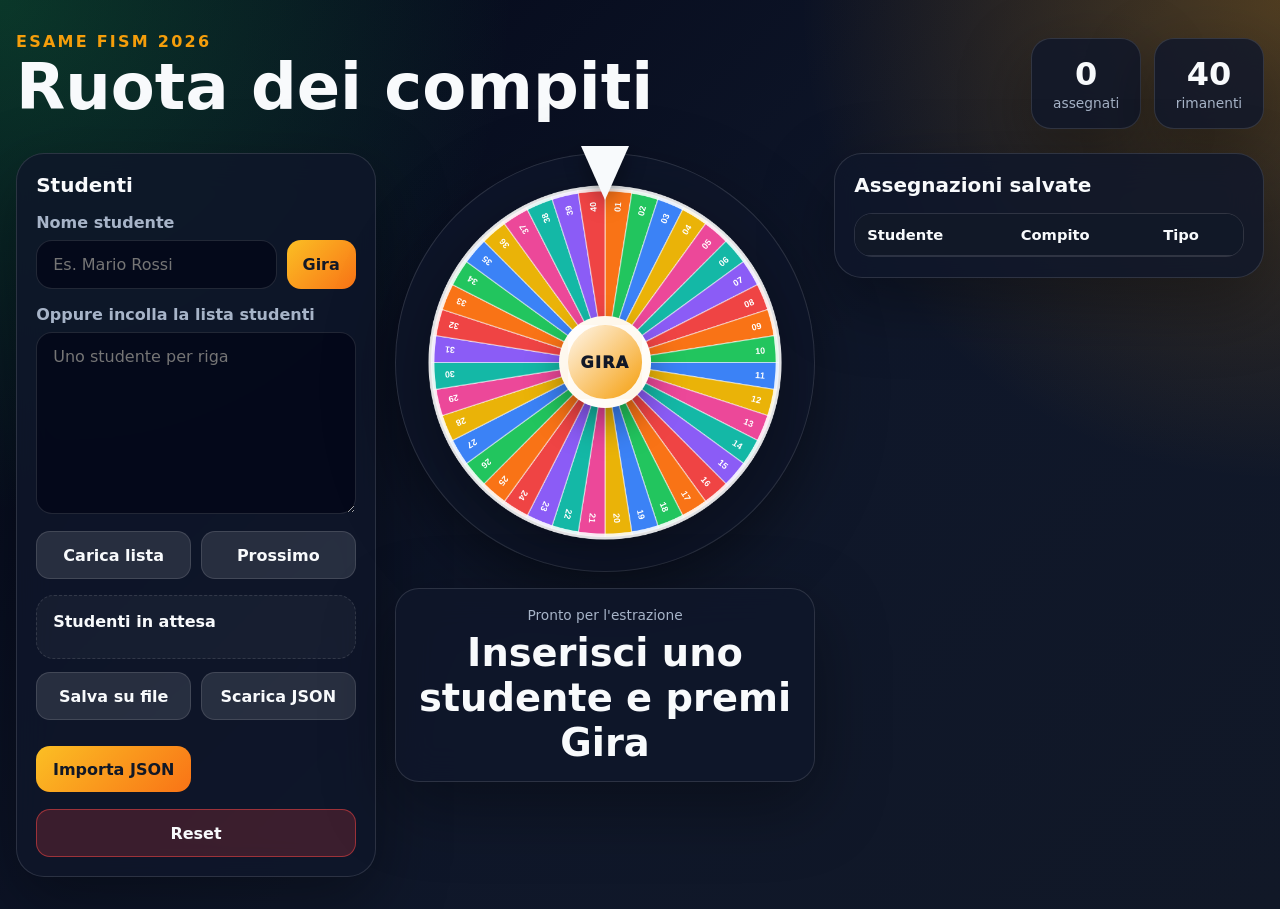
<file: ESAME/ruota_assegnazione_esame_fism2026/index.html>
<!DOCTYPE html>
<html lang="it">
<head>
    <meta charset="UTF-8">
    <meta name="viewport" content="width=device-width, initial-scale=1.0">
    <title>Ruota assegnazione esame FISM 2026</title>
    <link rel="stylesheet" href="style.css">
</head>
<body>
    <main class="app">
        <section class="hero">
            <div>
                <p class="eyebrow">Esame FISM 2026</p>
                <h1>Ruota dei compiti</h1>
                <!-- <p class="subtitle">Inserisci gli studenti, fai girare la ruota e assegna casualmente uno dei 40 compiti: 20 locali e 20 con API remote.</p> -->
            </div>
            <div class="stats" aria-label="Statistiche assegnazioni">
                <div><strong id="assignedCount">0</strong><span>assegnati</span></div>
                <div><strong id="remainingCount">40</strong><span>rimanenti</span></div>
            </div>
        </section>

        <section class="layout">
            <aside class="panel controls">
                <h2>Studenti</h2>
                <label for="studentName">Nome studente</label>
                <div class="inline-form">
                    <input id="studentName" type="text" placeholder="Es. Mario Rossi" autocomplete="off">
                    <button id="spinButton" type="button">Gira</button>
                </div>

                <label for="studentList">Oppure incolla la lista studenti</label>
                <textarea id="studentList" rows="8" placeholder="Uno studente per riga"></textarea>
                <div class="actions-grid">
                    <button id="loadStudentsButton" type="button" class="secondary">Carica lista</button>
                    <button id="nextStudentButton" type="button" class="secondary">Prossimo</button>
                </div>

                <div class="queue-box">
                    <h3>Studenti in attesa</h3>
                    <ol id="studentQueue"></ol>
                </div>

                <div class="actions-grid">
                    <button id="saveFileButton" type="button" class="secondary">Salva su file</button>
                    <button id="downloadButton" type="button" class="secondary">Scarica JSON</button>
                    <label class="file-button" for="importFile">Importa JSON</label>
                    <input id="importFile" type="file" accept="application/json">
                    <button id="resetButton" type="button" class="danger">Reset</button>
                </div>
            </aside>

            <section class="wheel-section">
                <div class="wheel-card">
                    <div class="pointer" aria-hidden="true"></div>
                    <canvas id="wheel" width="620" height="620" aria-label="Ruota dei compiti"></canvas>
                    <div class="wheel-center">
                        <span>GIRA</span>
                    </div>
                </div>
                <div id="result" class="result" aria-live="polite">
                    <span class="small">Pronto per l'estrazione</span>
                    <strong>Inserisci uno studente e premi Gira</strong>
                </div>
            </section>

            <aside class="panel assignments-panel">
                <h2>Assegnazioni salvate</h2>
                <div class="table-wrap">
                    <table>
                        <thead>
                            <tr>
                                <th>Studente</th>
                                <th>Compito</th>
                                <th>Tipo</th>
                            </tr>
                        </thead>
                        <tbody id="assignmentsTable"></tbody>
                    </table>
                </div>
            </aside>
        </section>
    </main>

    <script src="script.js"></script>
</body>
</html>
</file>
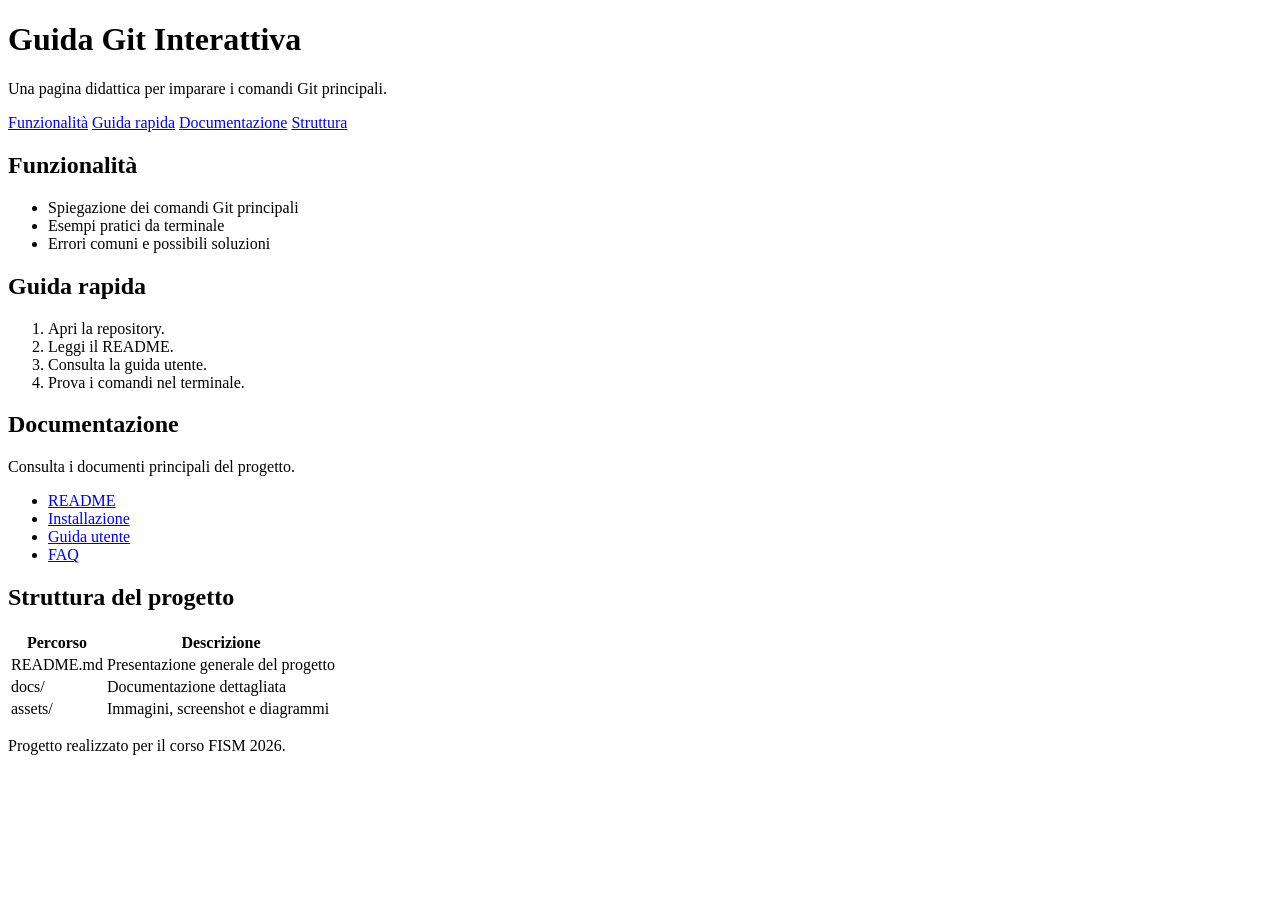
<file: Lezioni/HTML_CSS/esercizi/es_1.html>
<!DOCTYPE html>
<html lang="it">
<head>
  <meta charset="UTF-8">
  <title>Guida Git Interattiva</title>
</head>
<body>
  <header>
    <h1>Guida Git Interattiva</h1>
    <p>Una pagina didattica per imparare i comandi Git principali.</p>
  </header>

  <nav>
    <a href="#funzionalita">Funzionalità</a>
    <a href="#guida">Guida rapida</a>
    <a href="#documentazione">Documentazione</a>
    <a href="#struttura">Struttura</a>
  </nav>

  <main>
    <section id="funzionalita">
      <h2>Funzionalità</h2>
      <ul>
        <li>Spiegazione dei comandi Git principali</li>
        <li>Esempi pratici da terminale</li>
        <li>Errori comuni e possibili soluzioni</li>
      </ul>
    </section>

    <section id="guida">
      <h2>Guida rapida</h2>
      <ol>
        <li>Apri la repository.</li>
        <li>Leggi il README.</li>
        <li>Consulta la guida utente.</li>
        <li>Prova i comandi nel terminale.</li>
      </ol>
    </section>

    <section id="documentazione">
      <h2>Documentazione</h2>
      <p>Consulta i documenti principali del progetto.</p>
      <ul>
        <li><a href="README.md">README</a></li>
        <li><a href="docs/installazione.md">Installazione</a></li>
        <li><a href="docs/guida-utente.md">Guida utente</a></li>
        <li><a href="docs/faq.md">FAQ</a></li>
      </ul>
    </section>

    <section id="struttura">
      <h2>Struttura del progetto</h2>
      <table>
        <thead>
          <tr>
            <th>Percorso</th>
            <th>Descrizione</th>
          </tr>
        </thead>
        <tbody>
          <tr>
            <td>README.md</td>
            <td>Presentazione generale del progetto</td>
          </tr>
          <tr>
            <td>docs/</td>
            <td>Documentazione dettagliata</td>
          </tr>
          <tr>
            <td>assets/</td>
            <td>Immagini, screenshot e diagrammi</td>
          </tr>
        </tbody>
      </table>
    </section>
  </main>

  <footer>
    <p>Progetto realizzato per il corso FISM 2026.</p>
  </footer>
</body>
</html>
</file>
<file: ESAME/ruota_assegnazione_esame_fism2026/style.css>
:root {
    color-scheme: dark;
    --bg: #0f172a;
    --card: rgba(15, 23, 42, 0.82);
    --card-strong: #111827;
    --text: #f8fafc;
    --muted: #a7b4c8;
    --accent: #f59e0b;
    --accent-2: #22c55e;
    --danger: #ef4444;
    --border: rgba(255, 255, 255, 0.12);
    --shadow: 0 24px 70px rgba(0, 0, 0, 0.35);
    font-family: Inter, ui-sans-serif, system-ui, -apple-system, BlinkMacSystemFont, "Segoe UI", sans-serif;
}

* {
    box-sizing: border-box;
}

body {
    min-height: 100vh;
    margin: 0;
    color: var(--text);
    background:
        radial-gradient(circle at top left, rgba(34, 197, 94, 0.26), transparent 32rem),
        radial-gradient(circle at top right, rgba(245, 158, 11, 0.28), transparent 30rem),
        linear-gradient(135deg, #020617 0%, var(--bg) 54%, #111827 100%);
}

button,
input,
textarea {
    font: inherit;
}

button,
.file-button {
    border: 0;
    border-radius: 14px;
    padding: 0.85rem 1rem;
    color: #111827;
    background: linear-gradient(135deg, #fbbf24, #f97316);
    font-weight: 800;
    cursor: pointer;
    transition: transform 0.2s ease, filter 0.2s ease, opacity 0.2s ease;
    text-align: center;
}

button:hover,
.file-button:hover {
    transform: translateY(-2px);
    filter: brightness(1.06);
}

button:disabled {
    cursor: not-allowed;
    opacity: 0.45;
    transform: none;
}

.secondary {
    color: var(--text);
    background: rgba(255, 255, 255, 0.11);
    border: 1px solid var(--border);
}

.danger {
    color: var(--text);
    background: rgba(239, 68, 68, 0.2);
    border: 1px solid rgba(239, 68, 68, 0.55);
}

.app {
    width: min(1500px, calc(100% - 2rem));
    margin: 0 auto;
    padding: 2rem 0;
}

.hero {
    display: flex;
    align-items: end;
    justify-content: space-between;
    gap: 2rem;
    margin-bottom: 1.5rem;
}

.eyebrow {
    margin: 0 0 0.4rem;
    color: var(--accent);
    text-transform: uppercase;
    letter-spacing: 0.14em;
    font-weight: 900;
}

h1,
h2,
h3,
p {
    margin-top: 0;
}

h1 {
    margin-bottom: 0.65rem;
    font-size: clamp(2rem, 5vw, 4.8rem);
    line-height: 0.95;
}

h2 {
    font-size: 1.25rem;
}

.subtitle {
    max-width: 780px;
    margin-bottom: 0;
    color: var(--muted);
    font-size: 1.08rem;
}

.stats {
    display: grid;
    grid-template-columns: repeat(2, minmax(110px, 1fr));
    gap: 0.8rem;
}

.stats div,
.panel,
.wheel-card,
.result {
    border: 1px solid var(--border);
    background: var(--card);
    box-shadow: var(--shadow);
    backdrop-filter: blur(18px);
}

.stats div {
    border-radius: 20px;
    padding: 1rem 1.2rem;
    text-align: center;
}

.stats strong {
    display: block;
    font-size: 2rem;
}

.stats span,
.small {
    color: var(--muted);
    font-size: 0.86rem;
}

.layout {
    display: grid;
    grid-template-columns: minmax(270px, 360px) minmax(410px, 1fr) minmax(300px, 430px);
    gap: 1.2rem;
    align-items: start;
}

.panel {
    border-radius: 28px;
    padding: 1.2rem;
}

label {
    display: block;
    margin: 1rem 0 0.45rem;
    color: var(--muted);
    font-weight: 700;
}

input,
textarea {
    width: 100%;
    border: 1px solid var(--border);
    border-radius: 16px;
    padding: 0.9rem 1rem;
    color: var(--text);
    background: rgba(2, 6, 23, 0.74);
    outline: none;
}

input:focus,
textarea:focus {
    border-color: rgba(245, 158, 11, 0.7);
    box-shadow: 0 0 0 4px rgba(245, 158, 11, 0.12);
}

textarea {
    resize: vertical;
}

.inline-form {
    display: grid;
    grid-template-columns: 1fr auto;
    gap: 0.6rem;
}

.actions-grid {
    display: grid;
    grid-template-columns: repeat(2, 1fr);
    gap: 0.6rem;
    margin-top: 0.8rem;
}

.actions-grid .danger {
    grid-column: 1 / -1;
}

#importFile {
    display: none;
}

.queue-box {
    margin-top: 1rem;
    padding: 1rem;
    border: 1px dashed var(--border);
    border-radius: 18px;
    background: rgba(255, 255, 255, 0.04);
}

.queue-box h3 {
    margin-bottom: 0.7rem;
    font-size: 1rem;
}

#studentQueue {
    display: grid;
    gap: 0.45rem;
    max-height: 170px;
    margin: 0;
    padding-left: 1.2rem;
    overflow: auto;
    color: var(--muted);
}

.wheel-section {
    display: grid;
    gap: 1rem;
    justify-items: center;
}

.wheel-card {
    position: relative;
    width: min(100%, 720px);
    aspect-ratio: 1;
    border-radius: 50%;
    padding: clamp(0.7rem, 2vw, 1.6rem);
}

#wheel {
    width: 100%;
    height: 100%;
    display: block;
    filter: drop-shadow(0 22px 30px rgba(0, 0, 0, 0.35));
    transition: transform 5.5s cubic-bezier(0.13, 0.84, 0.17, 1);
}

.pointer {
    position: absolute;
    z-index: 3;
    top: -0.45rem;
    left: 50%;
    width: 0;
    height: 0;
    transform: translateX(-50%);
    border-left: 24px solid transparent;
    border-right: 24px solid transparent;
    border-top: 54px solid #f8fafc;
    filter: drop-shadow(0 8px 10px rgba(0, 0, 0, 0.35));
}

.wheel-center {
    position: absolute;
    inset: 50% auto auto 50%;
    z-index: 2;
    display: grid;
    place-items: center;
    width: 22%;
    aspect-ratio: 1;
    transform: translate(-50%, -50%);
    border-radius: 50%;
    border: 9px solid rgba(255, 255, 255, 0.9);
    color: #111827;
    background: linear-gradient(135deg, #fff7ed, #f59e0b);
    font-weight: 950;
    letter-spacing: 0.08em;
    box-shadow: 0 16px 35px rgba(0, 0, 0, 0.34);
}

.result {
    width: min(100%, 760px);
    border-radius: 24px;
    padding: 1rem 1.2rem;
    text-align: center;
}

.result strong {
    display: block;
    margin-top: 0.35rem;
    font-size: clamp(1.35rem, 3vw, 2.4rem);
}

.result.winner {
    animation: pop 0.7s ease both;
    border-color: rgba(34, 197, 94, 0.72);
}

.table-wrap {
    max-height: 620px;
    overflow: auto;
    border-radius: 18px;
    border: 1px solid var(--border);
}

table {
    width: 100%;
    border-collapse: collapse;
    font-size: 0.92rem;
}

th,
td {
    padding: 0.75rem;
    border-bottom: 1px solid var(--border);
    text-align: left;
    vertical-align: top;
}

th {
    position: sticky;
    top: 0;
    z-index: 1;
    background: var(--card-strong);
}

td {
    color: var(--muted);
}

@keyframes pop {
    0% { transform: scale(0.94); }
    60% { transform: scale(1.03); }
    100% { transform: scale(1); }
}

@media (max-width: 1180px) {
    .layout {
        grid-template-columns: 1fr;
    }

    .hero {
        align-items: start;
        flex-direction: column;
    }
}

@media (max-width: 620px) {
    .app {
        width: min(100% - 1rem, 1500px);
        padding: 1rem 0;
    }

    .stats,
    .inline-form,
    .actions-grid {
        grid-template-columns: 1fr;
    }

    .wheel-card {
        min-width: 0;
    }
}
</file>
